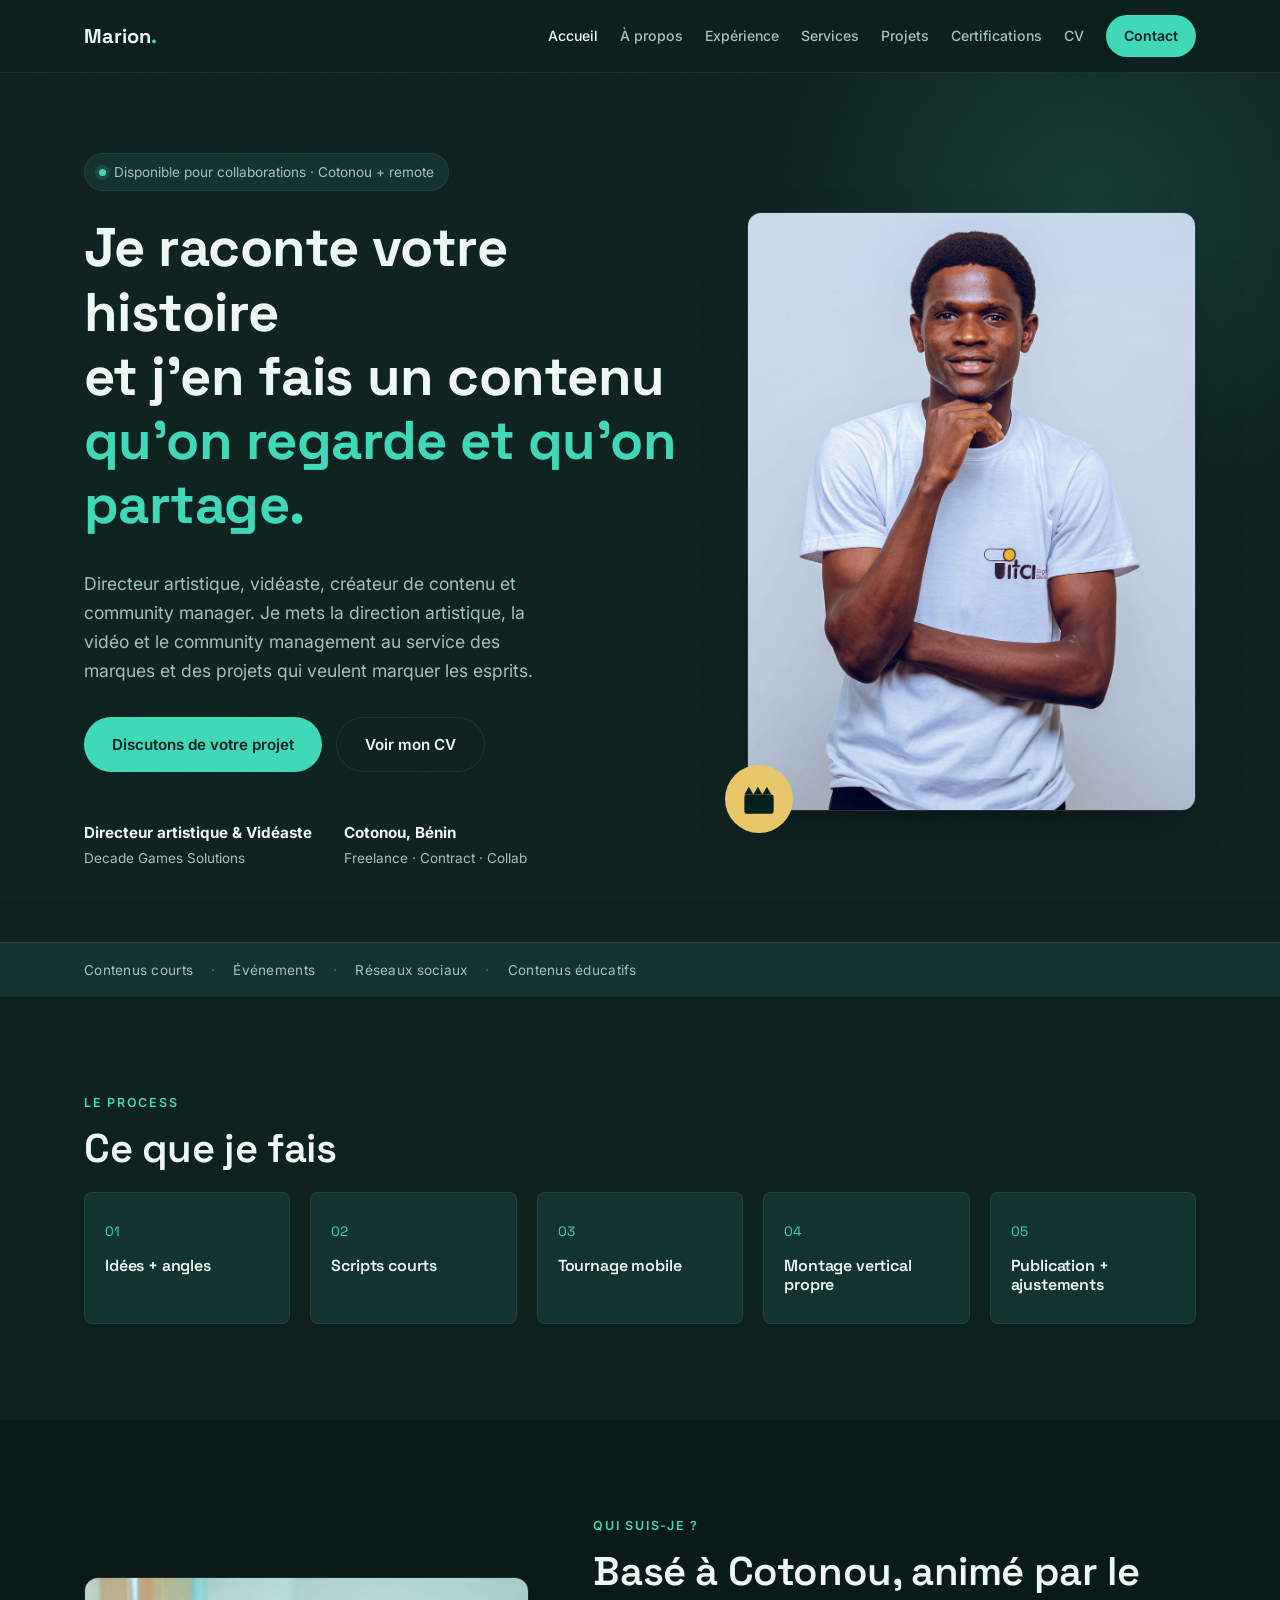
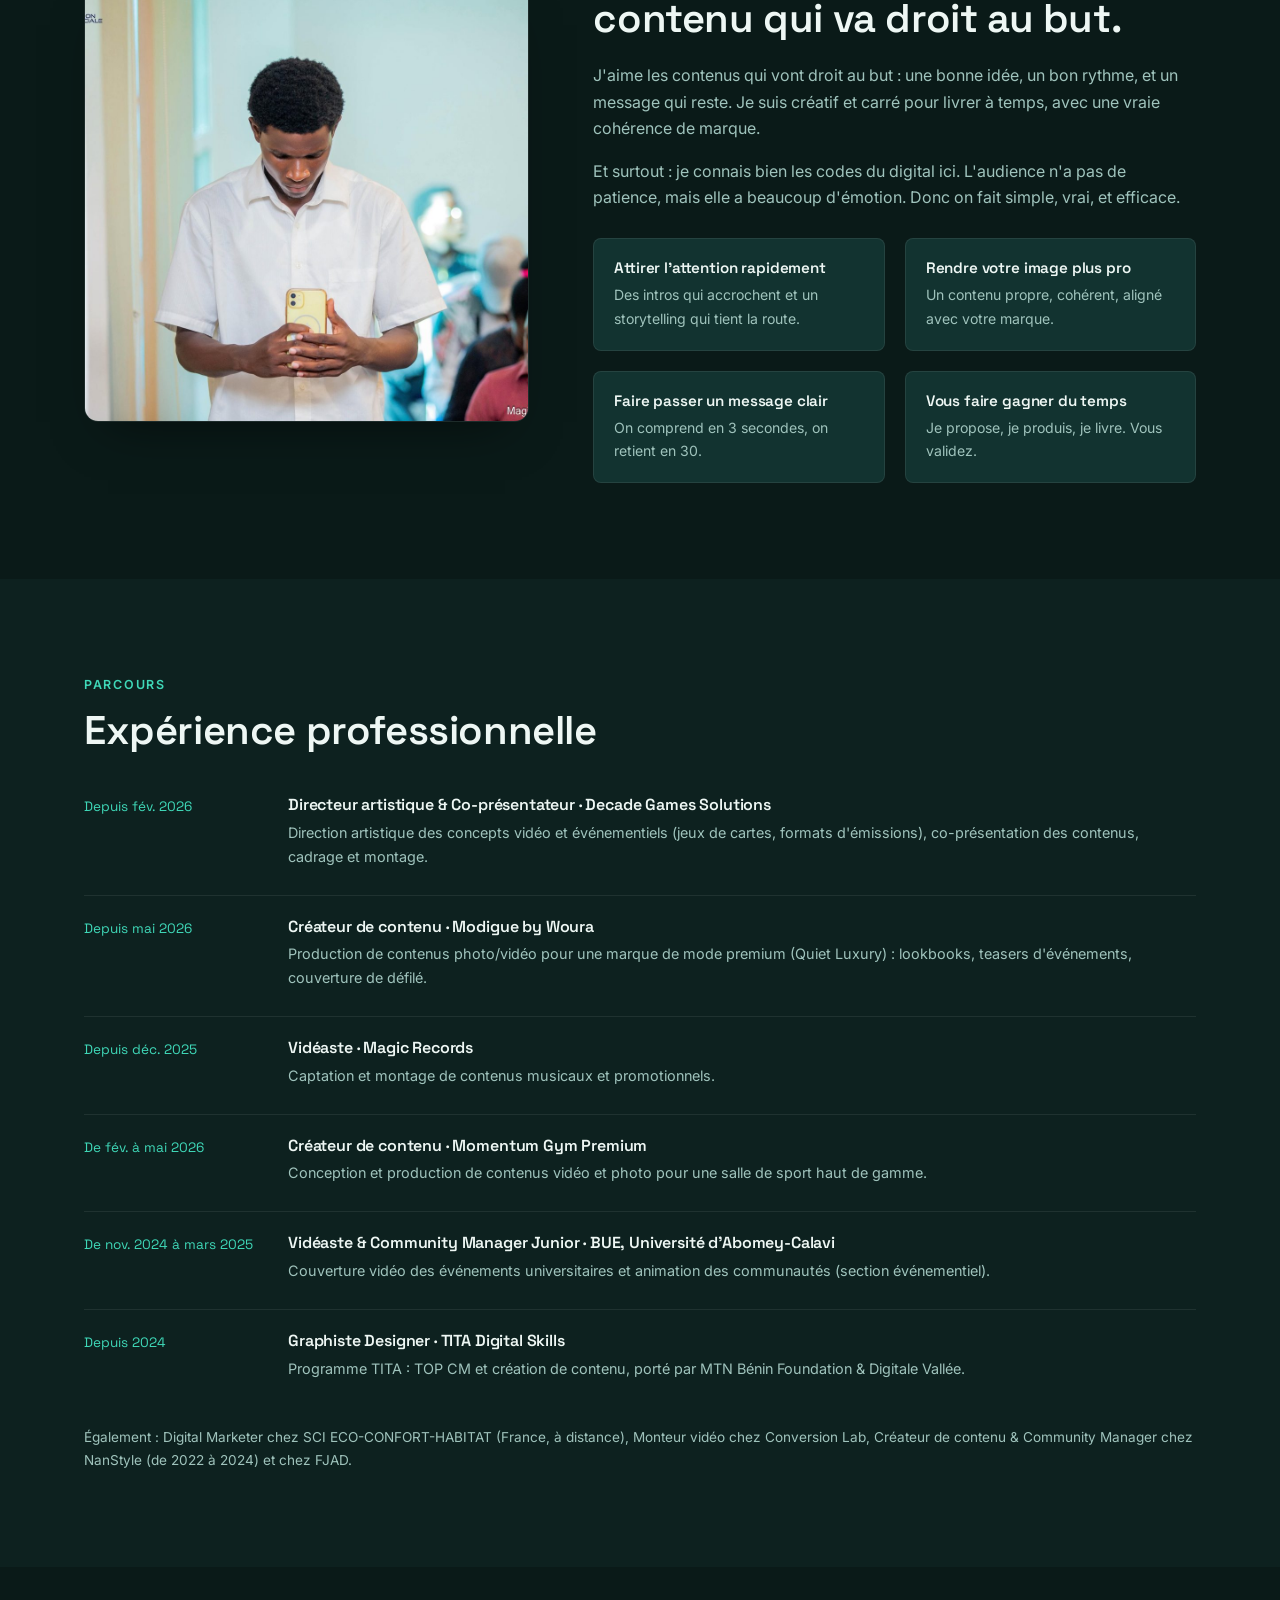
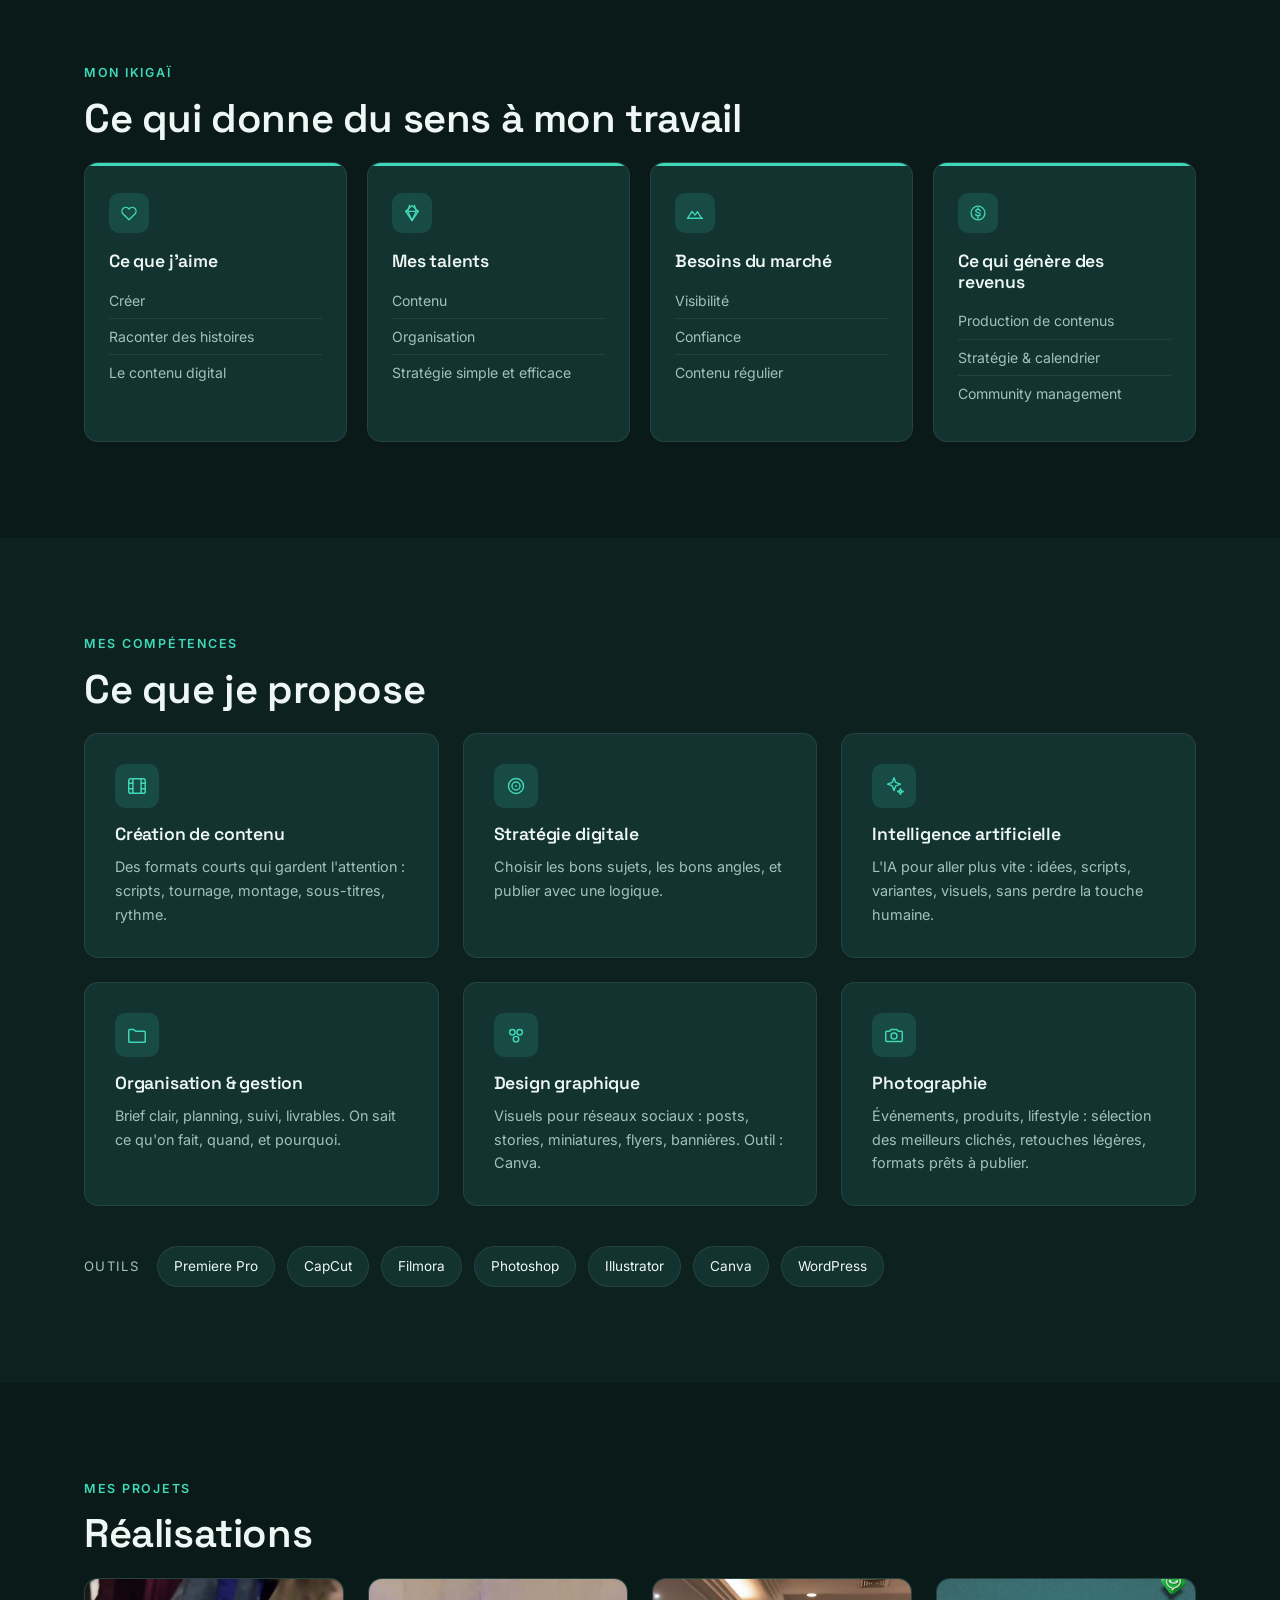
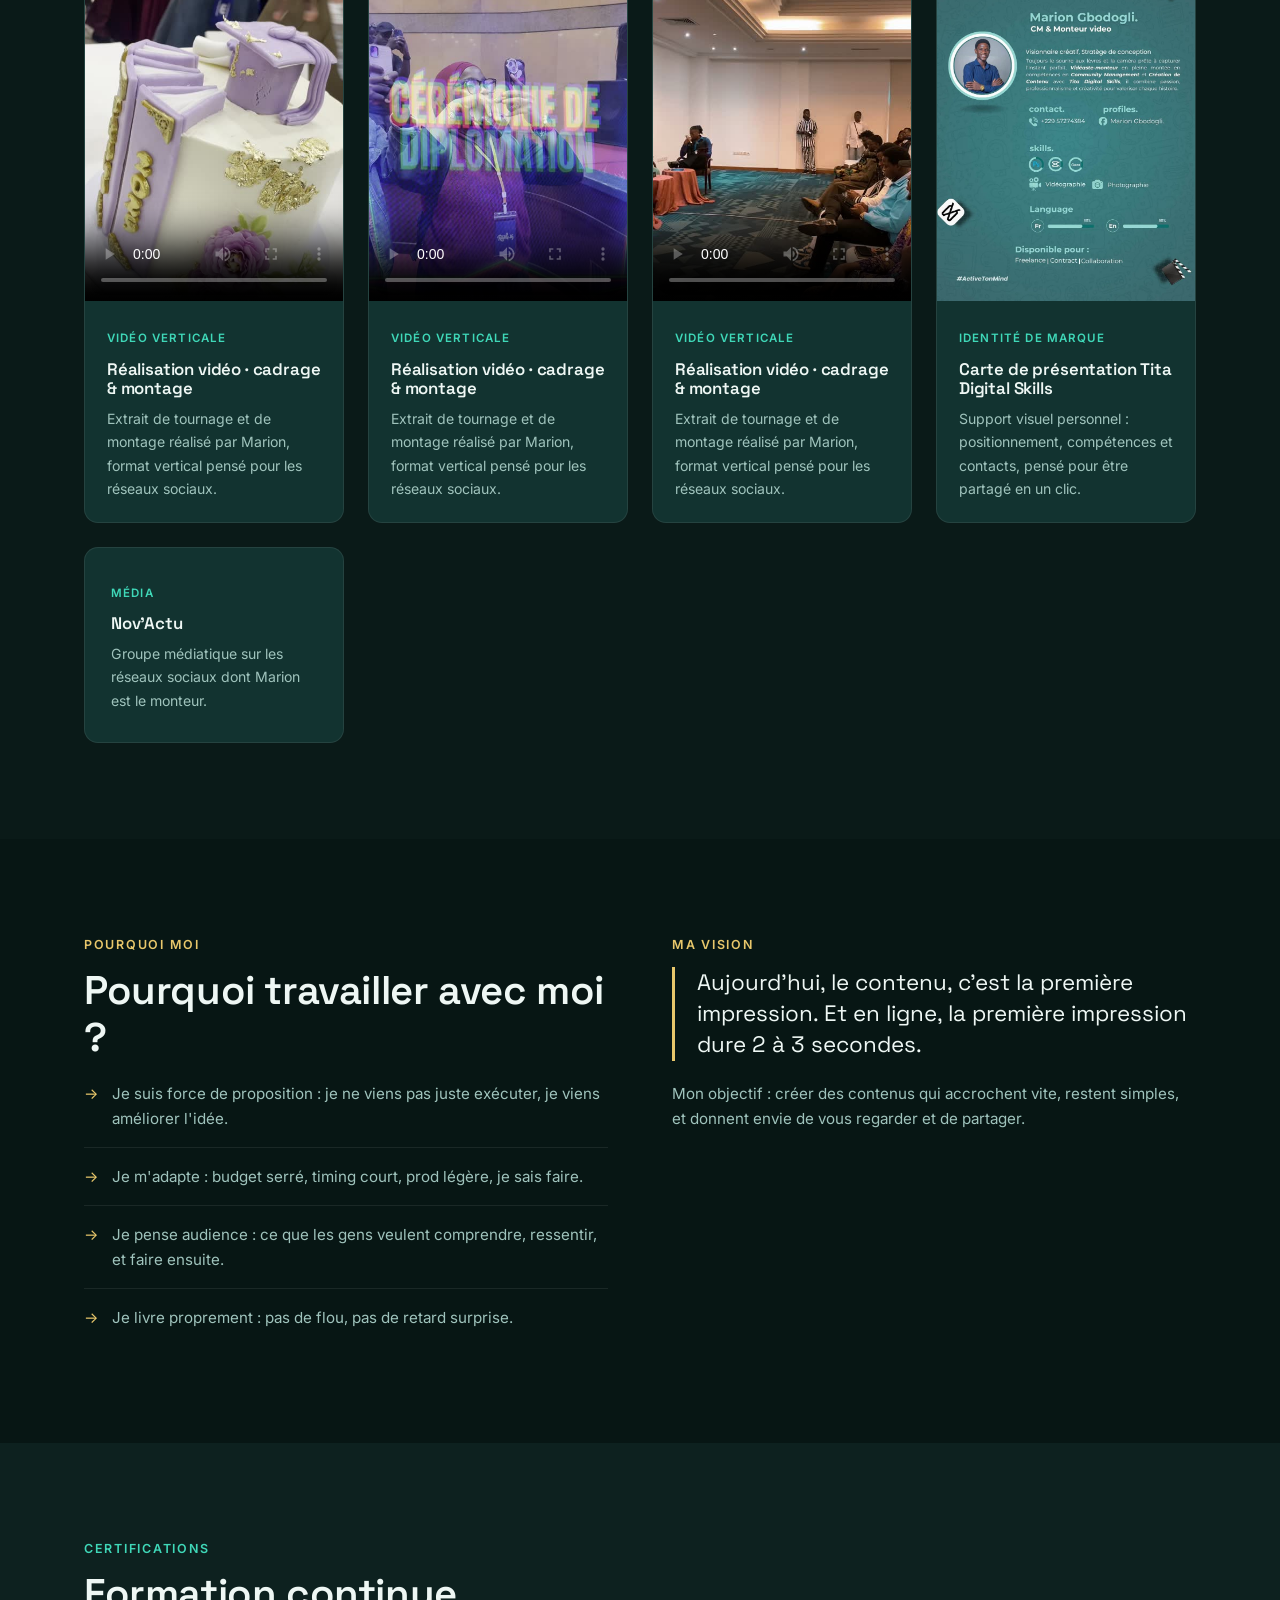
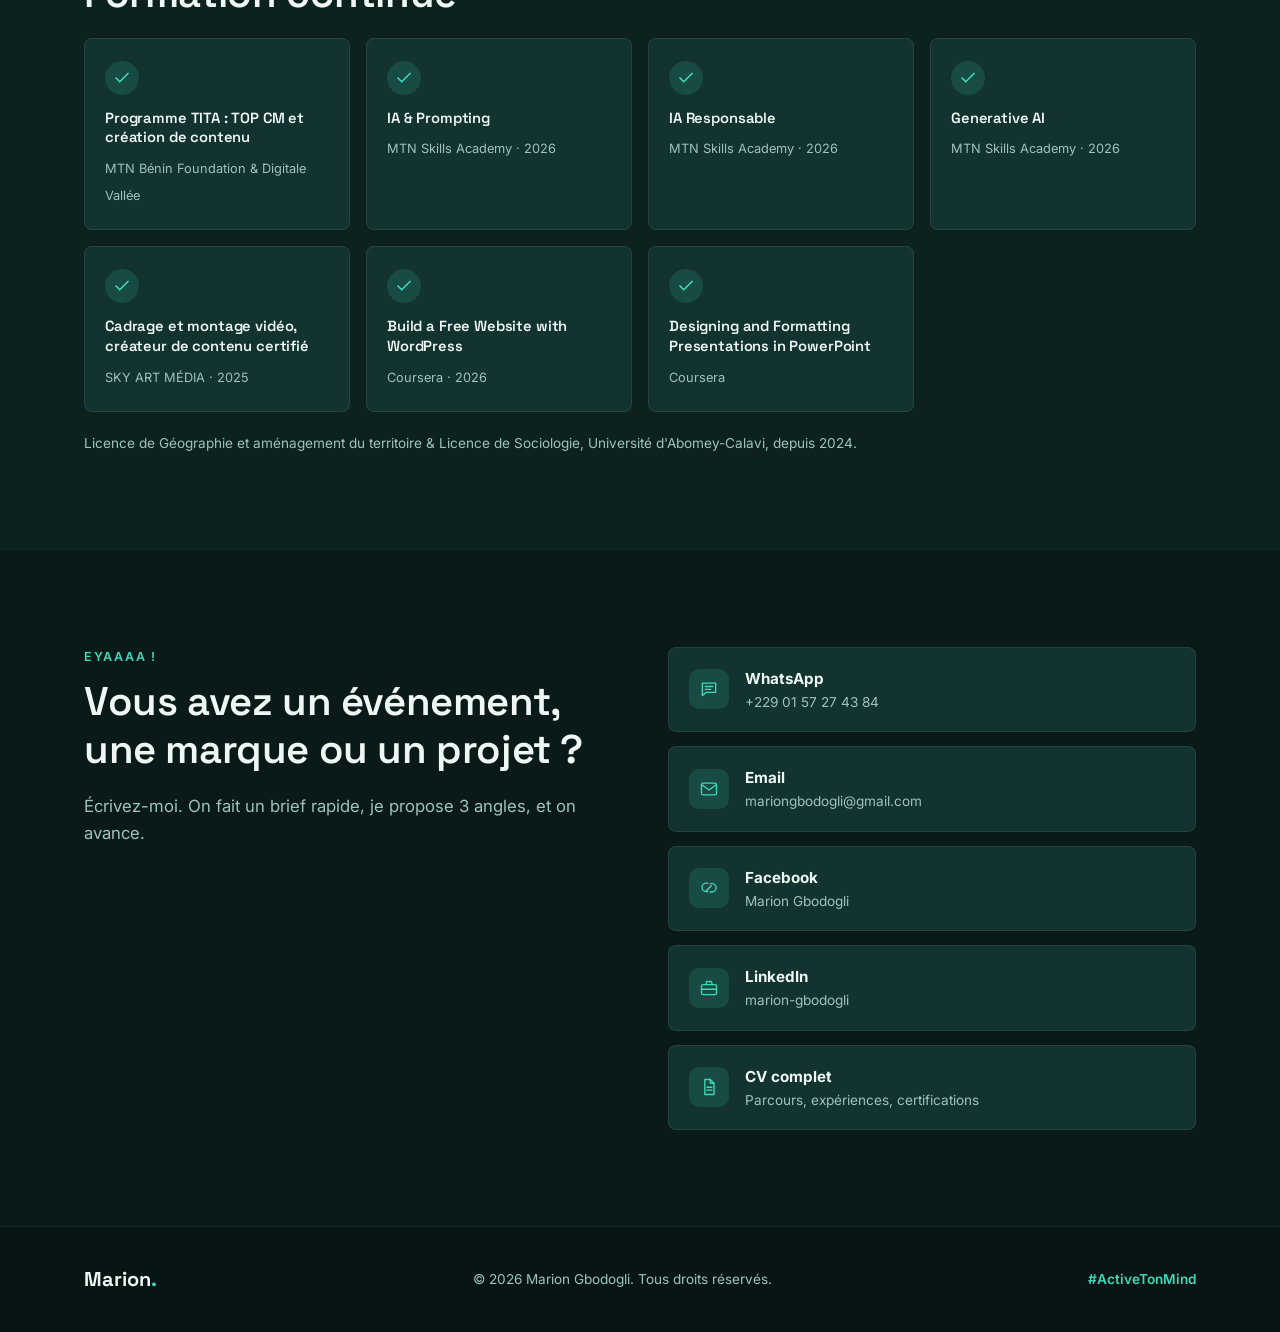
<file: index.html>
<!DOCTYPE html>
<html lang="fr">
<head>
<meta charset="UTF-8">
<meta name="viewport" content="width=device-width, initial-scale=1.0">
<title>Marion Gbodogli · Directeur artistique, Vidéaste &amp; Community Manager</title>
<meta name="description" content="Portfolio de GBODOGLI Kpèdetin Marion Cédric, directeur artistique, vidéaste, créateur de contenu et community manager basé à Cotonou, Bénin.">
<link rel="preconnect" href="https://fonts.googleapis.com">
<link rel="preconnect" href="https://fonts.gstatic.com" crossorigin>
<link href="https://fonts.googleapis.com/css2?family=Space+Grotesk:wght@500;600;700&family=Inter:wght@400;500;600;700&display=swap" rel="stylesheet">
<link rel="stylesheet" href="style.css">
</head>
<body>

<svg class="icon-sprite" aria-hidden="true">
  <symbol id="icon-content" viewBox="0 0 24 24">
    <rect x="3" y="4" width="18" height="16" rx="2"/>
    <line x1="7.5" y1="4" x2="7.5" y2="20"/>
    <line x1="16.5" y1="4" x2="16.5" y2="20"/>
    <line x1="3" y1="9" x2="7.5" y2="9"/>
    <line x1="3" y1="15" x2="7.5" y2="15"/>
    <line x1="16.5" y1="9" x2="21" y2="9"/>
    <line x1="16.5" y1="15" x2="21" y2="15"/>
  </symbol>
  <symbol id="icon-strategy" viewBox="0 0 24 24">
    <circle cx="12" cy="12" r="8.2"/>
    <circle cx="12" cy="12" r="4.4"/>
    <circle cx="12" cy="12" r="1" fill="currentColor" stroke="none"/>
  </symbol>
  <symbol id="icon-ai" viewBox="0 0 24 24">
    <path d="M12 3l1.9 5.1L19 10l-5.1 1.9L12 17l-1.9-5.1L5 10l5.1-1.9L12 3Z"/>
    <path d="M19 15l0.8 2.2L22 18l-2.2 0.8L19 21l-0.8-2.2L16 18l2.2-0.8Z"/>
  </symbol>
  <symbol id="icon-organisation" viewBox="0 0 24 24">
    <path d="M3 7a1 1 0 0 1 1-1h4.5l2 2H20a1 1 0 0 1 1 1v10a1 1 0 0 1-1 1H4a1 1 0 0 1-1-1V7Z"/>
  </symbol>
  <symbol id="icon-design" viewBox="0 0 24 24">
    <circle cx="8" cy="9" r="3"/>
    <circle cx="16" cy="9" r="3"/>
    <circle cx="12" cy="16.5" r="3"/>
  </symbol>
  <symbol id="icon-camera" viewBox="0 0 24 24">
    <path d="M4 8h3.2l1.5-2h6.6L16.8 8H20a1 1 0 0 1 1 1v9a1 1 0 0 1-1 1H4a1 1 0 0 1-1-1V9a1 1 0 0 1 1-1Z"/>
    <circle cx="12" cy="13.2" r="3.3"/>
  </symbol>
  <symbol id="icon-chat" viewBox="0 0 24 24">
    <path d="M4 5h16v11H8.5L4 20V5Z"/>
    <line x1="7.5" y1="9" x2="16.5" y2="9"/>
    <line x1="7.5" y1="12.5" x2="14" y2="12.5"/>
  </symbol>
  <symbol id="icon-mail" viewBox="0 0 24 24">
    <rect x="3" y="5" width="18" height="14" rx="2"/>
    <path d="M3 6.5l9 6.8 9-6.8"/>
  </symbol>
  <symbol id="icon-link" viewBox="0 0 24 24">
    <path d="M9.3 14.7 14.7 9.3"/>
    <path d="M10.5 6.2h-2a5 5 0 0 0 0 10h2"/>
    <path d="M13.5 16.8h2a5 5 0 0 0 0-10h-2"/>
  </symbol>
  <symbol id="icon-briefcase" viewBox="0 0 24 24">
    <rect x="3" y="8" width="18" height="12" rx="2"/>
    <path d="M8.5 8V6.2a2 2 0 0 1 2-2h3a2 2 0 0 1 2 2V8"/>
    <line x1="3" y1="13.5" x2="21" y2="13.5"/>
  </symbol>
  <symbol id="icon-document" viewBox="0 0 24 24">
    <path d="M7 3h6.5L18 7.5V21H7Z"/>
    <path d="M13.5 3v4.5H18"/>
    <line x1="9.5" y1="12.3" x2="15.5" y2="12.3"/>
    <line x1="9.5" y1="15.8" x2="15.5" y2="15.8"/>
  </symbol>
  <symbol id="icon-check" viewBox="0 0 24 24">
    <polyline points="20 6 9 17 4 12"/>
  </symbol>
  <symbol id="icon-heart" viewBox="0 0 24 24">
    <path d="M12 20.2 4.9 13.1a4.6 4.6 0 0 1 0-6.5 4.6 4.6 0 0 1 6.5 0l0.6 0.6 0.6-0.6a4.6 4.6 0 0 1 6.5 0 4.6 4.6 0 0 1 0 6.5L12 20.2Z"/>
  </symbol>
  <symbol id="icon-diamond" viewBox="0 0 24 24">
    <path d="M12 3 4.5 10 12 21l7.5-11Z"/>
    <path d="M4.5 10h15"/>
    <path d="M9 3 7 10l5 11"/>
    <path d="M15 3l2 7-5 11"/>
  </symbol>
  <symbol id="icon-growth" viewBox="0 0 24 24">
    <path d="M3 18.5 8.5 10l3.5 4.5 3-4 5 8Z"/>
    <line x1="3" y1="18.5" x2="21" y2="18.5"/>
  </symbol>
  <symbol id="icon-coin" viewBox="0 0 24 24">
    <circle cx="12" cy="12" r="8.3"/>
    <path d="M14.6 9.6c0-1.1-1.1-1.9-2.6-1.9s-2.6 0.8-2.6 1.9c0 2.5 5.2 1.3 5.2 3.8 0 1.1-1.1 1.9-2.6 1.9s-2.6-0.8-2.6-1.9"/>
    <line x1="12" y1="5.8" x2="12" y2="7.6"/>
    <line x1="12" y1="16.4" x2="12" y2="18.2"/>
  </symbol>
</svg>

<div class="grain"></div>

<header class="site-header">
  <div class="container header-inner">
    <a href="#accueil" class="logo">Marion<span>.</span></a>
    <button class="nav-toggle" id="navToggle" aria-label="Ouvrir le menu" aria-expanded="false">
      <span></span><span></span><span></span>
    </button>
    <nav class="main-nav" id="mainNav">
      <a href="#accueil">Accueil</a>
      <a href="#apropos">À propos</a>
      <a href="#experience">Expérience</a>
      <a href="#services">Services</a>
      <a href="#projets">Projets</a>
      <a href="#certifications">Certifications</a>
      <a href="cv.html">CV</a>
      <a href="#contact" class="nav-cta">Contact</a>
    </nav>
  </div>
</header>

<main>

  <!-- HERO -->
  <section class="hero" id="accueil">
    <div class="container hero-inner">
      <div class="hero-text">
        <p class="eyebrow"><span class="dot"></span> Disponible pour collaborations · Cotonou + remote</p>
        <h1>Je raconte votre histoire<br>et j'en fais un contenu<br><em>qu'on regarde et qu'on partage.</em></h1>
        <p class="hero-lead">Directeur artistique, vidéaste, créateur de contenu et community manager. Je mets la direction artistique, la vidéo et le community management au service des marques et des projets qui veulent marquer les esprits.</p>
        <div class="hero-actions">
          <a href="#contact" class="btn btn-primary">Discutons de votre projet</a>
          <a href="cv.html" class="btn btn-ghost">Voir mon CV</a>
        </div>
        <div class="hero-meta">
          <div class="hero-meta-item">
            <strong>Directeur artistique &amp; Vidéaste</strong>
            <span>Decade Games Solutions</span>
          </div>
          <div class="hero-meta-item">
            <strong>Cotonou, Bénin</strong>
            <span>Freelance · Contract · Collab</span>
          </div>
        </div>
      </div>
      <div class="hero-visual">
        <div class="hero-photo-frame">
          <img src="assets/img/marion-hero.jpg" alt="Portrait de Marion Gbodogli" class="hero-photo">
        </div>
        <div class="hero-clap" aria-hidden="true">
          <svg viewBox="0 0 64 64" fill="none" xmlns="http://www.w3.org/2000/svg">
            <rect x="6" y="24" width="52" height="34" rx="4" fill="currentColor"/>
            <path d="M6 24L14 10L22 24H14L6 24Z" fill="currentColor"/>
            <path d="M22 24L30 10L38 24H30L22 24Z" fill="currentColor"/>
            <path d="M38 24L46 10L54 24H46L38 24Z" fill="currentColor"/>
          </svg>
        </div>
      </div>
    </div>
    <div class="hero-strip">
      <div class="container hero-strip-inner">
        <span>Contenus courts</span><span>·</span>
        <span>Événements</span><span>·</span>
        <span>Réseaux sociaux</span><span>·</span>
        <span>Contenus éducatifs</span>
      </div>
    </div>
  </section>

  <!-- CE QUE JE FAIS -->
  <section class="section" id="process">
    <div class="container">
      <p class="section-tag">Le process</p>
      <h2>Ce que je fais</h2>
      <div class="process-row">
        <div class="process-step">
          <span class="process-num">01</span>
          <h3>Idées + angles</h3>
        </div>
        <div class="process-step">
          <span class="process-num">02</span>
          <h3>Scripts courts</h3>
        </div>
        <div class="process-step">
          <span class="process-num">03</span>
          <h3>Tournage mobile</h3>
        </div>
        <div class="process-step">
          <span class="process-num">04</span>
          <h3>Montage vertical propre</h3>
        </div>
        <div class="process-step">
          <span class="process-num">05</span>
          <h3>Publication + ajustements</h3>
        </div>
      </div>
    </div>
  </section>

  <!-- A PROPOS -->
  <section class="section section-alt" id="apropos">
    <div class="container about-grid">
      <div class="about-photo">
        <img src="assets/img/marion-candid.jpg" alt="Marion Gbodogli en plein tournage, téléphone en main">
      </div>
      <div class="about-text">
        <p class="section-tag">Qui suis-je ?</p>
        <h2>Basé à Cotonou, animé par le contenu qui va droit au but.</h2>
        <p>J'aime les contenus qui vont droit au but : une bonne idée, un bon rythme, et un message qui reste. Je suis créatif et carré pour livrer à temps, avec une vraie cohérence de marque.</p>
        <p>Et surtout : je connais bien les codes du digital ici. L'audience n'a pas de patience, mais elle a beaucoup d'émotion. Donc on fait simple, vrai, et efficace.</p>

        <div class="apport-list">
          <div class="apport-item">
            <h4>Attirer l'attention rapidement</h4>
            <p>Des intros qui accrochent et un storytelling qui tient la route.</p>
          </div>
          <div class="apport-item">
            <h4>Rendre votre image plus pro</h4>
            <p>Un contenu propre, cohérent, aligné avec votre marque.</p>
          </div>
          <div class="apport-item">
            <h4>Faire passer un message clair</h4>
            <p>On comprend en 3 secondes, on retient en 30.</p>
          </div>
          <div class="apport-item">
            <h4>Vous faire gagner du temps</h4>
            <p>Je propose, je produis, je livre. Vous validez.</p>
          </div>
        </div>
      </div>
    </div>
  </section>

  <!-- EXPERIENCE -->
  <section class="section" id="experience">
    <div class="container">
      <p class="section-tag">Parcours</p>
      <h2>Expérience professionnelle</h2>
      <div class="timeline">
        <div class="timeline-item">
          <div class="timeline-when">Depuis fév. 2026</div>
          <div class="timeline-body">
            <h3>Directeur artistique &amp; Co-présentateur · Decade Games Solutions</h3>
            <p>Direction artistique des concepts vidéo et événementiels (jeux de cartes, formats d'émissions), co-présentation des contenus, cadrage et montage.</p>
          </div>
        </div>
        <div class="timeline-item">
          <div class="timeline-when">Depuis mai 2026</div>
          <div class="timeline-body">
            <h3>Créateur de contenu · Modigue by Woura</h3>
            <p>Production de contenus photo/vidéo pour une marque de mode premium (Quiet Luxury) : lookbooks, teasers d'événements, couverture de défilé.</p>
          </div>
        </div>
        <div class="timeline-item">
          <div class="timeline-when">Depuis déc. 2025</div>
          <div class="timeline-body">
            <h3>Vidéaste · Magic Records</h3>
            <p>Captation et montage de contenus musicaux et promotionnels.</p>
          </div>
        </div>
        <div class="timeline-item">
          <div class="timeline-when">De fév. à mai 2026</div>
          <div class="timeline-body">
            <h3>Créateur de contenu · Momentum Gym Premium</h3>
            <p>Conception et production de contenus vidéo et photo pour une salle de sport haut de gamme.</p>
          </div>
        </div>
        <div class="timeline-item">
          <div class="timeline-when">De nov. 2024 à mars 2025</div>
          <div class="timeline-body">
            <h3>Vidéaste &amp; Community Manager Junior · BUE, Université d'Abomey-Calavi</h3>
            <p>Couverture vidéo des événements universitaires et animation des communautés (section événementiel).</p>
          </div>
        </div>
        <div class="timeline-item">
          <div class="timeline-when">Depuis 2024</div>
          <div class="timeline-body">
            <h3>Graphiste Designer · TITA Digital Skills</h3>
            <p>Programme TITA : TOP CM et création de contenu, porté par MTN Bénin Foundation &amp; Digitale Vallée.</p>
          </div>
        </div>
      </div>
      <p class="timeline-more">Également : Digital Marketer chez SCI ECO-CONFORT-HABITAT (France, à distance), Monteur vidéo chez Conversion Lab, Créateur de contenu &amp; Community Manager chez NanStyle (de 2022 à 2024) et chez FJAD.</p>
    </div>
  </section>

  <!-- IKIGAI -->
  <section class="section section-alt" id="ikigai">
    <div class="container">
      <p class="section-tag">Mon Ikigaï</p>
      <h2>Ce qui donne du sens à mon travail</h2>
      <div class="ikigai-grid">
        <div class="ikigai-card ikigai-love">
          <span class="ikigai-icon"><svg class="icon"><use href="#icon-heart"/></svg></span>
          <h3>Ce que j'aime</h3>
          <ul><li>Créer</li><li>Raconter des histoires</li><li>Le contenu digital</li></ul>
        </div>
        <div class="ikigai-card ikigai-skill">
          <span class="ikigai-icon"><svg class="icon"><use href="#icon-diamond"/></svg></span>
          <h3>Mes talents</h3>
          <ul><li>Contenu</li><li>Organisation</li><li>Stratégie simple et efficace</li></ul>
        </div>
        <div class="ikigai-card ikigai-market">
          <span class="ikigai-icon"><svg class="icon"><use href="#icon-growth"/></svg></span>
          <h3>Besoins du marché</h3>
          <ul><li>Visibilité</li><li>Confiance</li><li>Contenu régulier</li></ul>
        </div>
        <div class="ikigai-card ikigai-money">
          <span class="ikigai-icon"><svg class="icon"><use href="#icon-coin"/></svg></span>
          <h3>Ce qui génère des revenus</h3>
          <ul><li>Production de contenus</li><li>Stratégie &amp; calendrier</li><li>Community management</li></ul>
        </div>
      </div>
    </div>
  </section>

  <!-- SERVICES / COMPETENCES -->
  <section class="section" id="services">
    <div class="container">
      <p class="section-tag">Mes compétences</p>
      <h2 id="competences">Ce que je propose</h2>
      <div class="skills-grid">
        <div class="skill-card">
          <div class="skill-icon"><svg class="icon"><use href="#icon-content"/></svg></div>
          <h3>Création de contenu</h3>
          <p>Des formats courts qui gardent l'attention : scripts, tournage, montage, sous-titres, rythme.</p>
        </div>
        <div class="skill-card">
          <div class="skill-icon"><svg class="icon"><use href="#icon-strategy"/></svg></div>
          <h3>Stratégie digitale</h3>
          <p>Choisir les bons sujets, les bons angles, et publier avec une logique.</p>
        </div>
        <div class="skill-card">
          <div class="skill-icon"><svg class="icon"><use href="#icon-ai"/></svg></div>
          <h3>Intelligence artificielle</h3>
          <p>L'IA pour aller plus vite : idées, scripts, variantes, visuels, sans perdre la touche humaine.</p>
        </div>
        <div class="skill-card">
          <div class="skill-icon"><svg class="icon"><use href="#icon-organisation"/></svg></div>
          <h3>Organisation &amp; gestion</h3>
          <p>Brief clair, planning, suivi, livrables. On sait ce qu'on fait, quand, et pourquoi.</p>
        </div>
        <div class="skill-card">
          <div class="skill-icon"><svg class="icon"><use href="#icon-design"/></svg></div>
          <h3>Design graphique</h3>
          <p>Visuels pour réseaux sociaux : posts, stories, miniatures, flyers, bannières. Outil : Canva.</p>
        </div>
        <div class="skill-card">
          <div class="skill-icon"><svg class="icon"><use href="#icon-camera"/></svg></div>
          <h3>Photographie</h3>
          <p>Événements, produits, lifestyle : sélection des meilleurs clichés, retouches légères, formats prêts à publier.</p>
        </div>
      </div>

      <div class="tools-row">
        <span class="tools-label">Outils</span>
        <div class="tool-pill">Premiere Pro</div>
        <div class="tool-pill">CapCut</div>
        <div class="tool-pill">Filmora</div>
        <div class="tool-pill">Photoshop</div>
        <div class="tool-pill">Illustrator</div>
        <div class="tool-pill">Canva</div>
        <div class="tool-pill">WordPress</div>
      </div>
    </div>
  </section>

  <!-- PROJETS -->
  <section class="section section-alt" id="projets">
    <div class="container">
      <p class="section-tag">Mes projets</p>
      <h2>Réalisations</h2>
      <div class="projects-grid">
        <article class="project-card">
          <div class="project-media">
            <video controls playsinline preload="metadata" poster="assets/video/realisation-1.jpg">
              <source src="assets/video/realisation-1.mp4" type="video/mp4">
            </video>
          </div>
          <div class="project-body">
            <span class="project-tag">Vidéo verticale</span>
            <h3>Réalisation vidéo · cadrage &amp; montage</h3>
            <p>Extrait de tournage et de montage réalisé par Marion, format vertical pensé pour les réseaux sociaux.</p>
          </div>
        </article>
        <article class="project-card">
          <div class="project-media">
            <video controls playsinline preload="metadata" poster="assets/video/realisation-2.jpg">
              <source src="assets/video/realisation-2.mp4" type="video/mp4">
            </video>
          </div>
          <div class="project-body">
            <span class="project-tag">Vidéo verticale</span>
            <h3>Réalisation vidéo · cadrage &amp; montage</h3>
            <p>Extrait de tournage et de montage réalisé par Marion, format vertical pensé pour les réseaux sociaux.</p>
          </div>
        </article>
        <article class="project-card">
          <div class="project-media">
            <video controls playsinline preload="metadata" poster="assets/video/realisation-3.jpg">
              <source src="assets/video/realisation-3.mp4" type="video/mp4">
            </video>
          </div>
          <div class="project-body">
            <span class="project-tag">Vidéo verticale</span>
            <h3>Réalisation vidéo · cadrage &amp; montage</h3>
            <p>Extrait de tournage et de montage réalisé par Marion, format vertical pensé pour les réseaux sociaux.</p>
          </div>
        </article>
        <article class="project-card">
          <div class="project-media">
            <img src="assets/img/marion-flyer.jpg" alt="Carte de présentation visuelle de Marion Gbodogli">
          </div>
          <div class="project-body">
            <span class="project-tag">Identité de marque</span>
            <h3>Carte de présentation Tita Digital Skills</h3>
            <p>Support visuel personnel : positionnement, compétences et contacts, pensé pour être partagé en un clic.</p>
          </div>
        </article>
        <article class="project-card project-card-text">
          <div class="project-body">
            <span class="project-tag">Média</span>
            <h3>Nov'Actu</h3>
            <p>Groupe médiatique sur les réseaux sociaux dont Marion est le monteur.</p>
          </div>
        </article>
      </div>
    </div>
  </section>

  <!-- POURQUOI + VISION -->
  <section class="section section-dark">
    <div class="container why-grid">
      <div>
        <p class="section-tag section-tag-light">Pourquoi moi</p>
        <h2>Pourquoi travailler avec moi ?</h2>
        <ul class="why-list">
          <li>Je suis force de proposition : je ne viens pas juste exécuter, je viens améliorer l'idée.</li>
          <li>Je m'adapte : budget serré, timing court, prod légère, je sais faire.</li>
          <li>Je pense audience : ce que les gens veulent comprendre, ressentir, et faire ensuite.</li>
          <li>Je livre proprement : pas de flou, pas de retard surprise.</li>
        </ul>
      </div>
      <div class="vision-block">
        <p class="section-tag section-tag-light">Ma vision</p>
        <blockquote>
          Aujourd'hui, le contenu, c'est la première impression. Et en ligne, la première impression dure 2 à 3 secondes.
        </blockquote>
        <p class="vision-goal">Mon objectif : créer des contenus qui accrochent vite, restent simples, et donnent envie de vous regarder et de partager.</p>
      </div>
    </div>
  </section>

  <!-- CERTIFICATIONS -->
  <section class="section" id="certifications">
    <div class="container">
      <p class="section-tag">Certifications</p>
      <h2>Formation continue</h2>
      <div class="cert-grid">
        <div class="cert-card">
          <span class="cert-badge"><svg class="icon"><use href="#icon-check"/></svg></span>
          <h3>Programme TITA : TOP CM et création de contenu</h3>
          <span class="cert-issuer">MTN Bénin Foundation &amp; Digitale Vallée</span>
        </div>
        <div class="cert-card">
          <span class="cert-badge"><svg class="icon"><use href="#icon-check"/></svg></span>
          <h3>IA &amp; Prompting</h3>
          <span class="cert-issuer">MTN Skills Academy · 2026</span>
        </div>
        <div class="cert-card">
          <span class="cert-badge"><svg class="icon"><use href="#icon-check"/></svg></span>
          <h3>IA Responsable</h3>
          <span class="cert-issuer">MTN Skills Academy · 2026</span>
        </div>
        <div class="cert-card">
          <span class="cert-badge"><svg class="icon"><use href="#icon-check"/></svg></span>
          <h3>Generative AI</h3>
          <span class="cert-issuer">MTN Skills Academy · 2026</span>
        </div>
        <div class="cert-card">
          <span class="cert-badge"><svg class="icon"><use href="#icon-check"/></svg></span>
          <h3>Cadrage et montage vidéo, créateur de contenu certifié</h3>
          <span class="cert-issuer">SKY ART MÉDIA · 2025</span>
        </div>
        <div class="cert-card">
          <span class="cert-badge"><svg class="icon"><use href="#icon-check"/></svg></span>
          <h3>Build a Free Website with WordPress</h3>
          <span class="cert-issuer">Coursera · 2026</span>
        </div>
        <div class="cert-card">
          <span class="cert-badge"><svg class="icon"><use href="#icon-check"/></svg></span>
          <h3>Designing and Formatting Presentations in PowerPoint</h3>
          <span class="cert-issuer">Coursera</span>
        </div>
      </div>
      <p class="cert-note">Licence de Géographie et aménagement du territoire &amp; Licence de Sociologie, Université d'Abomey-Calavi, depuis 2024.</p>
    </div>
  </section>

  <!-- CONTACT -->
  <section class="section section-alt" id="contact">
    <div class="container contact-grid">
      <div>
        <p class="section-tag">Eyaaaa !</p>
        <h2>Vous avez un événement, une marque ou un projet ?</h2>
        <p class="contact-lead">Écrivez-moi. On fait un brief rapide, je propose 3 angles, et on avance.</p>
      </div>
      <div class="contact-links">
        <a href="https://wa.me/2290157274384" target="_blank" rel="noopener" class="contact-link">
          <span class="contact-icon"><svg class="icon"><use href="#icon-chat"/></svg></span>
          <span>
            <strong>WhatsApp</strong>
            <em>+229 01 57 27 43 84</em>
          </span>
        </a>
        <a href="mailto:mariongbodogli@gmail.com" class="contact-link">
          <span class="contact-icon"><svg class="icon"><use href="#icon-mail"/></svg></span>
          <span>
            <strong>Email</strong>
            <em>mariongbodogli@gmail.com</em>
          </span>
        </a>
        <a href="https://www.facebook.com/share/19KJ2ypv1C/?mibextid=wwXIfr" target="_blank" rel="noopener" class="contact-link">
          <span class="contact-icon"><svg class="icon"><use href="#icon-link"/></svg></span>
          <span>
            <strong>Facebook</strong>
            <em>Marion Gbodogli</em>
          </span>
        </a>
        <a href="https://www.linkedin.com/in/marion-gbodogli" target="_blank" rel="noopener" class="contact-link">
          <span class="contact-icon"><svg class="icon"><use href="#icon-briefcase"/></svg></span>
          <span>
            <strong>LinkedIn</strong>
            <em>marion-gbodogli</em>
          </span>
        </a>
        <a href="cv.html" class="contact-link">
          <span class="contact-icon"><svg class="icon"><use href="#icon-document"/></svg></span>
          <span>
            <strong>CV complet</strong>
            <em>Parcours, expériences, certifications</em>
          </span>
        </a>
      </div>
    </div>
  </section>

</main>

<footer class="site-footer">
  <div class="container footer-inner">
    <a href="#accueil" class="logo">Marion<span>.</span></a>
    <p>&copy; 2026 Marion Gbodogli. Tous droits réservés.</p>
    <p class="footer-tag">#ActiveTonMind</p>
  </div>
</footer>

<script src="script.js"></script>
</body>
</html>
</file>
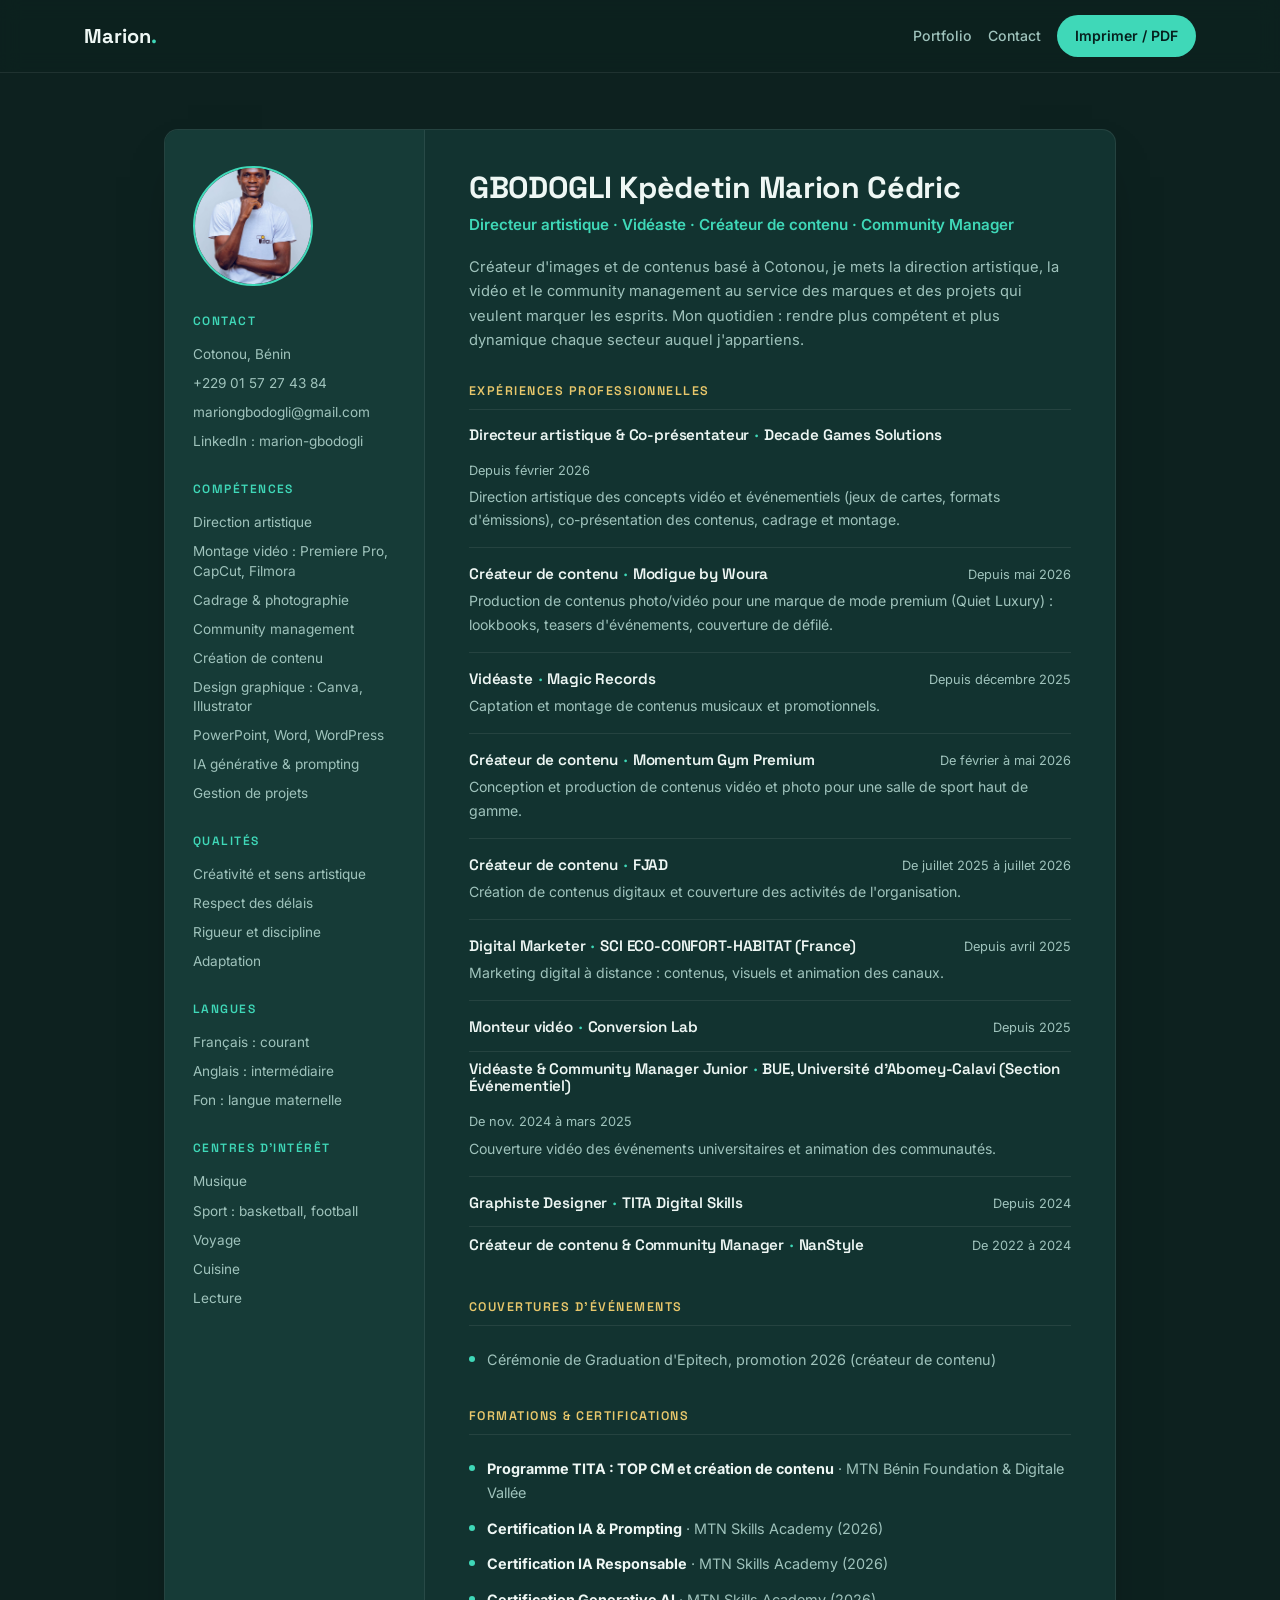
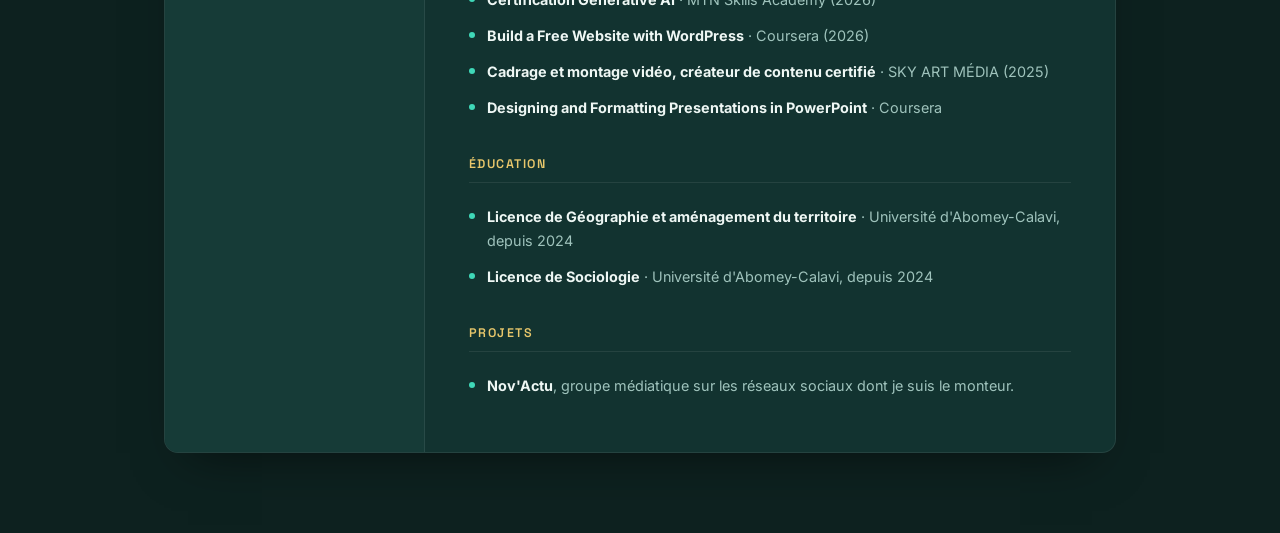
<file: cv.html>
<!DOCTYPE html>
<html lang="fr">
<head>
<meta charset="UTF-8">
<meta name="viewport" content="width=device-width, initial-scale=1.0">
<title>CV · GBODOGLI Kpèdetin Marion Cédric</title>
<meta name="description" content="CV de GBODOGLI Kpèdetin Marion Cédric, directeur artistique, vidéaste, créateur de contenu et community manager basé à Cotonou, Bénin.">
<link rel="preconnect" href="https://fonts.googleapis.com">
<link rel="preconnect" href="https://fonts.gstatic.com" crossorigin>
<link href="https://fonts.googleapis.com/css2?family=Space+Grotesk:wght@500;600;700&family=Inter:wght@400;500;600;700&display=swap" rel="stylesheet">
<link rel="stylesheet" href="style.css">
<link rel="stylesheet" href="cv.css">
</head>
<body class="cv-body">

<header class="site-header no-print">
  <div class="container header-inner">
    <a href="index.html#accueil" class="logo">Marion<span>.</span></a>
    <nav class="main-nav">
      <a href="index.html">Portfolio</a>
      <a href="index.html#contact">Contact</a>
      <a href="#" onclick="window.print(); return false;" class="nav-cta">Imprimer / PDF</a>
    </nav>
  </div>
</header>

<main class="cv-page">
  <div class="cv-sheet">

    <aside class="cv-side">
      <img src="assets/img/marion-hero.jpg" alt="Portrait de Marion Gbodogli" class="cv-photo">

      <div class="cv-side-block">
        <h2>Contact</h2>
        <ul class="cv-list">
          <li>Cotonou, Bénin</li>
          <li>+229 01 57 27 43 84</li>
          <li>mariongbodogli@gmail.com</li>
          <li>LinkedIn : marion-gbodogli</li>
        </ul>
      </div>

      <div class="cv-side-block">
        <h2>Compétences</h2>
        <ul class="cv-list">
          <li>Direction artistique</li>
          <li>Montage vidéo : Premiere Pro, CapCut, Filmora</li>
          <li>Cadrage &amp; photographie</li>
          <li>Community management</li>
          <li>Création de contenu</li>
          <li>Design graphique : Canva, Illustrator</li>
          <li>PowerPoint, Word, WordPress</li>
          <li>IA générative &amp; prompting</li>
          <li>Gestion de projets</li>
        </ul>
      </div>

      <div class="cv-side-block">
        <h2>Qualités</h2>
        <ul class="cv-list">
          <li>Créativité et sens artistique</li>
          <li>Respect des délais</li>
          <li>Rigueur et discipline</li>
          <li>Adaptation</li>
        </ul>
      </div>

      <div class="cv-side-block">
        <h2>Langues</h2>
        <ul class="cv-list">
          <li>Français : courant</li>
          <li>Anglais : intermédiaire</li>
          <li>Fon : langue maternelle</li>
        </ul>
      </div>

      <div class="cv-side-block">
        <h2>Centres d'intérêt</h2>
        <ul class="cv-list">
          <li>Musique</li>
          <li>Sport : basketball, football</li>
          <li>Voyage</li>
          <li>Cuisine</li>
          <li>Lecture</li>
        </ul>
      </div>
    </aside>

    <section class="cv-main">
      <h1>GBODOGLI Kpèdetin Marion Cédric</h1>
      <p class="cv-title">Directeur artistique · Vidéaste · Créateur de contenu · Community Manager</p>
      <p class="cv-summary">Créateur d'images et de contenus basé à Cotonou, je mets la direction artistique, la vidéo et le community management au service des marques et des projets qui veulent marquer les esprits. Mon quotidien : rendre plus compétent et plus dynamique chaque secteur auquel j'appartiens.</p>

      <h2 class="cv-section-title">Expériences professionnelles</h2>

      <article class="cv-job">
        <div class="cv-job-head">
          <h3>Directeur artistique &amp; Co-présentateur <span>·</span> Decade Games Solutions</h3>
          <span class="cv-job-date">Depuis février 2026</span>
        </div>
        <p>Direction artistique des concepts vidéo et événementiels (jeux de cartes, formats d'émissions), co-présentation des contenus, cadrage et montage.</p>
      </article>

      <article class="cv-job">
        <div class="cv-job-head">
          <h3>Créateur de contenu <span>·</span> Modigue by Woura</h3>
          <span class="cv-job-date">Depuis mai 2026</span>
        </div>
        <p>Production de contenus photo/vidéo pour une marque de mode premium (Quiet Luxury) : lookbooks, teasers d'événements, couverture de défilé.</p>
      </article>

      <article class="cv-job">
        <div class="cv-job-head">
          <h3>Vidéaste <span>·</span> Magic Records</h3>
          <span class="cv-job-date">Depuis décembre 2025</span>
        </div>
        <p>Captation et montage de contenus musicaux et promotionnels.</p>
      </article>

      <article class="cv-job">
        <div class="cv-job-head">
          <h3>Créateur de contenu <span>·</span> Momentum Gym Premium</h3>
          <span class="cv-job-date">De février à mai 2026</span>
        </div>
        <p>Conception et production de contenus vidéo et photo pour une salle de sport haut de gamme.</p>
      </article>

      <article class="cv-job">
        <div class="cv-job-head">
          <h3>Créateur de contenu <span>·</span> FJAD</h3>
          <span class="cv-job-date">De juillet 2025 à juillet 2026</span>
        </div>
        <p>Création de contenus digitaux et couverture des activités de l'organisation.</p>
      </article>

      <article class="cv-job">
        <div class="cv-job-head">
          <h3>Digital Marketer <span>·</span> SCI ECO-CONFORT-HABITAT (France)</h3>
          <span class="cv-job-date">Depuis avril 2025</span>
        </div>
        <p>Marketing digital à distance : contenus, visuels et animation des canaux.</p>
      </article>

      <article class="cv-job cv-job-compact">
        <div class="cv-job-head">
          <h3>Monteur vidéo <span>·</span> Conversion Lab</h3>
          <span class="cv-job-date">Depuis 2025</span>
        </div>
      </article>

      <article class="cv-job">
        <div class="cv-job-head">
          <h3>Vidéaste &amp; Community Manager Junior <span>·</span> BUE, Université d'Abomey-Calavi (Section Événementiel)</h3>
          <span class="cv-job-date">De nov. 2024 à mars 2025</span>
        </div>
        <p>Couverture vidéo des événements universitaires et animation des communautés.</p>
      </article>

      <article class="cv-job cv-job-compact">
        <div class="cv-job-head">
          <h3>Graphiste Designer <span>·</span> TITA Digital Skills</h3>
          <span class="cv-job-date">Depuis 2024</span>
        </div>
      </article>

      <article class="cv-job cv-job-compact">
        <div class="cv-job-head">
          <h3>Créateur de contenu &amp; Community Manager <span>·</span> NanStyle</h3>
          <span class="cv-job-date">De 2022 à 2024</span>
        </div>
      </article>

      <h2 class="cv-section-title">Couvertures d'événements</h2>
      <ul class="cv-bullets">
        <li>Cérémonie de Graduation d'Epitech, promotion 2026 (créateur de contenu)</li>
      </ul>

      <h2 class="cv-section-title">Formations &amp; certifications</h2>
      <ul class="cv-bullets">
        <li><strong>Programme TITA : TOP CM et création de contenu</strong> · MTN Bénin Foundation &amp; Digitale Vallée</li>
        <li><strong>Certification IA &amp; Prompting</strong> · MTN Skills Academy (2026)</li>
        <li><strong>Certification IA Responsable</strong> · MTN Skills Academy (2026)</li>
        <li><strong>Certification Generative AI</strong> · MTN Skills Academy (2026)</li>
        <li><strong>Build a Free Website with WordPress</strong> · Coursera (2026)</li>
        <li><strong>Cadrage et montage vidéo, créateur de contenu certifié</strong> · SKY ART MÉDIA (2025)</li>
        <li><strong>Designing and Formatting Presentations in PowerPoint</strong> · Coursera</li>
      </ul>

      <h2 class="cv-section-title">Éducation</h2>
      <ul class="cv-bullets">
        <li><strong>Licence de Géographie et aménagement du territoire</strong> · Université d'Abomey-Calavi, depuis 2024</li>
        <li><strong>Licence de Sociologie</strong> · Université d'Abomey-Calavi, depuis 2024</li>
      </ul>

      <h2 class="cv-section-title">Projets</h2>
      <ul class="cv-bullets">
        <li><strong>Nov'Actu</strong>, groupe médiatique sur les réseaux sociaux dont je suis le monteur.</li>
      </ul>
    </section>

  </div>
</main>

</body>
</html>
</file>
<file: style.css>
/* ---------- Base & variables ---------- */
:root {
  --bg: #0d211f;
  --bg-alt: #0a1a18;
  --surface: #123330;
  --surface-2: #163b37;
  --text: #eef7f4;
  --text-muted: #9fc3bc;
  --border: rgba(255, 255, 255, 0.08);
  --accent: #3fd8b8;
  --accent-strong: #2ab89b;
  --accent-soft: rgba(63, 216, 184, 0.14);
  --accent-contrast: #06201d;
  --gold: #e8c76b;

  --radius: 14px;
  --radius-sm: 8px;
  --max-width: 1160px;
  --shadow: 0 24px 48px -24px rgba(0, 0, 0, 0.55);

  --font-heading: "Space Grotesk", "Segoe UI", sans-serif;
  --font-body: "Inter", -apple-system, BlinkMacSystemFont, "Segoe UI", Roboto, Helvetica, Arial, sans-serif;
}

* { box-sizing: border-box; }

html { scroll-behavior: smooth; }

body {
  margin: 0;
  font-family: var(--font-body);
  color: var(--text);
  background: var(--bg);
  line-height: 1.65;
  font-size: 16px;
  position: relative;
}

.grain {
  position: fixed;
  inset: 0;
  pointer-events: none;
  z-index: 1;
  opacity: 0.035;
  background-image: url("data:image/svg+xml,%3Csvg xmlns='http://www.w3.org/2000/svg' width='120' height='120'%3E%3Cfilter id='n'%3E%3CfeTurbulence type='fractalNoise' baseFrequency='0.85' numOctaves='2' stitchTiles='stitch'/%3E%3C/filter%3E%3Crect width='100%25' height='100%25' filter='url(%23n)'/%3E%3C/svg%3E");
}

.icon-sprite { position: absolute; width: 0; height: 0; overflow: hidden; }

.icon {
  width: 20px;
  height: 20px;
  fill: none;
  stroke: currentColor;
  stroke-width: 1.6;
  stroke-linecap: round;
  stroke-linejoin: round;
}
.skill-icon .icon { width: 22px; height: 22px; }
.ikigai-icon .icon { width: 20px; height: 20px; }

h1, h2, h3, h4 {
  font-family: var(--font-heading);
  font-weight: 600;
  line-height: 1.18;
  margin: 0 0 0.6em;
  letter-spacing: -0.01em;
}

h1 { font-size: clamp(2.1rem, 5vw, 3.4rem); font-weight: 700; }
h2 { font-size: clamp(1.7rem, 4vw, 2.5rem); margin-bottom: 0.5em; }
h3 { font-size: 1.1rem; }

p { margin: 0 0 1em; color: var(--text-muted); }

a { color: var(--accent); text-decoration: none; }

ul { padding-left: 0; margin: 0; list-style: none; }

img { max-width: 100%; display: block; }

.container {
  max-width: var(--max-width);
  margin: 0 auto;
  padding: 0 24px;
  position: relative;
  z-index: 2;
}

.section { padding: 96px 0; }
.section-alt { background: var(--bg-alt); }
.section-dark { background: #071614; }

.section-tag {
  text-transform: uppercase;
  letter-spacing: 0.14em;
  font-size: 0.78rem;
  font-weight: 600;
  color: var(--accent);
  margin-bottom: 0.9em;
}
.section-tag-light { color: var(--gold); }

/* ---------- Header ---------- */
.site-header {
  position: sticky;
  top: 0;
  z-index: 50;
  background: rgba(13, 33, 31, 0.82);
  backdrop-filter: blur(10px);
  border-bottom: 1px solid var(--border);
}

.header-inner {
  display: flex;
  align-items: center;
  justify-content: space-between;
  height: 72px;
}

.logo {
  font-family: var(--font-heading);
  font-weight: 700;
  font-size: 1.25rem;
  color: var(--text);
}
.logo span { color: var(--accent); }

.main-nav { display: flex; align-items: center; gap: 22px; }

.main-nav a {
  color: var(--text-muted);
  font-size: 0.88rem;
  font-weight: 500;
  white-space: nowrap;
  transition: color 0.2s;
}
.main-nav a:hover, .main-nav a.active { color: var(--text); }

.nav-cta {
  background: var(--accent);
  color: var(--accent-contrast) !important;
  padding: 9px 18px;
  border-radius: 100px;
  font-weight: 600 !important;
}
.nav-cta:hover { background: var(--accent-strong); }

.nav-toggle {
  display: none;
  flex-direction: column;
  gap: 5px;
  background: none;
  border: none;
  cursor: pointer;
  padding: 8px;
}
.nav-toggle span {
  width: 22px;
  height: 2px;
  background: var(--text);
  border-radius: 2px;
}

/* ---------- Hero ---------- */
.hero { position: relative; overflow: hidden; }

.hero::before {
  content: "";
  position: absolute;
  top: -20%;
  right: -10%;
  width: 640px;
  height: 640px;
  background: radial-gradient(circle, var(--accent-soft) 0%, transparent 70%);
  z-index: 0;
}

.hero-inner {
  display: grid;
  grid-template-columns: 1.15fr 0.85fr;
  gap: 56px;
  align-items: center;
  padding: 80px 24px 72px;
}

.eyebrow {
  display: inline-flex;
  align-items: center;
  gap: 8px;
  font-size: 0.85rem;
  color: var(--text-muted);
  background: var(--surface);
  border: 1px solid var(--border);
  padding: 7px 14px;
  border-radius: 100px;
  margin-bottom: 24px;
}
.eyebrow .dot {
  width: 7px;
  height: 7px;
  border-radius: 50%;
  background: var(--accent);
  box-shadow: 0 0 0 4px var(--accent-soft);
}

.hero-text h1 { color: var(--text); }
.hero-text h1 em { color: var(--accent); font-style: normal; }

.hero-lead {
  font-size: 1.1rem;
  max-width: 480px;
  margin-bottom: 32px;
}

.hero-actions { display: flex; gap: 14px; flex-wrap: wrap; margin-bottom: 48px; }

.btn {
  display: inline-flex;
  align-items: center;
  justify-content: center;
  padding: 14px 28px;
  border-radius: 100px;
  font-weight: 600;
  font-size: 0.95rem;
  transition: transform 0.2s, background 0.2s, border-color 0.2s;
}
.btn-primary { background: var(--accent); color: var(--accent-contrast); }
.btn-primary:hover { background: var(--accent-strong); transform: translateY(-2px); }
.btn-ghost { background: transparent; border: 1px solid var(--border); color: var(--text); }
.btn-ghost:hover { border-color: var(--accent); color: var(--accent); transform: translateY(-2px); }

.hero-meta { display: flex; gap: 32px; flex-wrap: wrap; }
.hero-meta-item { display: flex; flex-direction: column; }
.hero-meta-item strong { color: var(--text); font-size: 0.95rem; margin-bottom: 2px; }
.hero-meta-item span { color: var(--text-muted); font-size: 0.85rem; }

.hero-visual { position: relative; }

.hero-photo-frame {
  position: relative;
  border-radius: var(--radius);
  overflow: hidden;
  aspect-ratio: 3 / 4;
  box-shadow: var(--shadow);
  border: 1px solid var(--border);
}

.hero-photo {
  width: 100%;
  height: 100%;
  object-fit: cover;
}

.hero-clap {
  position: absolute;
  bottom: -22px;
  left: -22px;
  width: 68px;
  height: 68px;
  background: var(--gold);
  color: var(--accent-contrast);
  border-radius: 50%;
  display: flex;
  align-items: center;
  justify-content: center;
  padding: 16px;
  box-shadow: var(--shadow);
}
.hero-clap svg { width: 100%; height: 100%; }

.hero-strip { border-top: 1px solid var(--border); background: var(--surface); }
.hero-strip-inner {
  display: flex;
  gap: 18px;
  align-items: center;
  padding: 16px 24px;
  font-size: 0.85rem;
  color: var(--text-muted);
  flex-wrap: wrap;
  letter-spacing: 0.02em;
}
.hero-strip-inner span:nth-child(even) { color: var(--accent); opacity: 0.6; }

/* ---------- Process ---------- */
.process-row {
  display: grid;
  grid-template-columns: repeat(5, 1fr);
  gap: 20px;
}
.process-step {
  padding: 28px 20px;
  border: 1px solid var(--border);
  border-radius: var(--radius-sm);
  background: var(--surface);
  transition: border-color 0.2s, transform 0.2s;
}
.process-step:hover { border-color: var(--accent); transform: translateY(-4px); }
.process-num {
  display: block;
  font-family: var(--font-heading);
  font-size: 0.85rem;
  color: var(--accent);
  margin-bottom: 14px;
}
.process-step h3 { color: var(--text); margin: 0; font-size: 1rem; }

/* ---------- About ---------- */
.about-grid {
  display: grid;
  grid-template-columns: 0.85fr 1.15fr;
  gap: 64px;
  align-items: center;
}
.about-photo img {
  border-radius: var(--radius);
  aspect-ratio: 1 / 1;
  object-fit: cover;
  box-shadow: var(--shadow);
  border: 1px solid var(--border);
}
.about-text h2 { color: var(--text); }

.apport-list {
  display: grid;
  grid-template-columns: 1fr 1fr;
  gap: 20px;
  margin-top: 28px;
}
.apport-item {
  padding: 20px;
  background: var(--surface);
  border: 1px solid var(--border);
  border-radius: var(--radius-sm);
}
.apport-item h4 { color: var(--text); font-size: 0.95rem; margin-bottom: 6px; }
.apport-item p { font-size: 0.88rem; margin: 0; }

/* ---------- Ikigai ---------- */
.ikigai-grid {
  display: grid;
  grid-template-columns: repeat(4, 1fr);
  gap: 20px;
}
.ikigai-card {
  padding: 30px 24px;
  border-radius: var(--radius);
  border: 1px solid var(--border);
  background: var(--surface);
  position: relative;
  overflow: hidden;
}
.ikigai-card::before {
  content: "";
  position: absolute;
  top: 0; left: 0; right: 0;
  height: 3px;
  background: var(--accent);
}
.ikigai-icon {
  display: inline-flex;
  align-items: center;
  justify-content: center;
  width: 40px;
  height: 40px;
  border-radius: 10px;
  background: var(--accent-soft);
  color: var(--accent);
  margin-bottom: 18px;
}
.ikigai-card h3 { color: var(--text); }
.ikigai-card li {
  font-size: 0.88rem;
  color: var(--text-muted);
  padding: 6px 0;
  border-top: 1px solid var(--border);
}
.ikigai-card li:first-of-type { border-top: none; }

/* ---------- Skills / services ---------- */
.skills-grid {
  display: grid;
  grid-template-columns: repeat(3, 1fr);
  gap: 24px;
  margin-bottom: 40px;
}
.skill-card {
  padding: 30px;
  background: var(--surface);
  border: 1px solid var(--border);
  border-radius: var(--radius);
  transition: transform 0.2s, border-color 0.2s;
}
.skill-card:hover { transform: translateY(-4px); border-color: var(--accent); }
.skill-icon {
  display: inline-flex;
  align-items: center;
  justify-content: center;
  width: 44px;
  height: 44px;
  border-radius: 10px;
  background: var(--accent-soft);
  color: var(--accent);
  margin-bottom: 16px;
}
.skill-card h3 { color: var(--text); }
.skill-card p { font-size: 0.9rem; margin: 0; }

.tools-row {
  display: flex;
  align-items: center;
  gap: 12px;
  flex-wrap: wrap;
}
.tools-label {
  font-size: 0.82rem;
  text-transform: uppercase;
  letter-spacing: 0.1em;
  color: var(--text-muted);
  margin-right: 6px;
}
.tool-pill {
  padding: 8px 16px;
  border-radius: 100px;
  border: 1px solid var(--border);
  font-size: 0.85rem;
  color: var(--text);
  background: var(--surface);
}

/* ---------- Projects ---------- */
.projects-grid {
  display: grid;
  grid-template-columns: repeat(auto-fit, minmax(260px, 1fr));
  gap: 24px;
}
.project-card {
  border-radius: var(--radius);
  overflow: hidden;
  border: 1px solid var(--border);
  background: var(--surface);
  transition: transform 0.2s, border-color 0.2s;
}
.project-card:hover { transform: translateY(-4px); border-color: var(--accent); }
.project-media { aspect-ratio: 4 / 5; overflow: hidden; background: #000; }
.project-media img { width: 100%; height: 100%; object-fit: cover; }
.project-media video { width: 100%; height: 100%; object-fit: cover; display: block; }
.project-media-placeholder {
  display: flex;
  align-items: center;
  justify-content: center;
  background: var(--surface-2);
  font-size: 2.2rem;
  opacity: 0.5;
}
.project-card-text {
  display: flex;
  align-items: center;
  min-height: 100%;
}
.project-card-text .project-body { padding: 30px 26px; }
.project-body { padding: 22px; }
.project-tag {
  font-size: 0.72rem;
  text-transform: uppercase;
  letter-spacing: 0.1em;
  color: var(--accent);
  font-weight: 600;
}
.project-body h3 { color: var(--text); margin: 10px 0 8px; font-size: 1.05rem; }
.project-body p { font-size: 0.88rem; margin: 0; }
.project-card-soon { opacity: 0.72; }

/* ---------- Why / vision ---------- */
.why-grid {
  display: grid;
  grid-template-columns: 1fr 1fr;
  gap: 64px;
}
.section-dark h2 { color: var(--text); }
.why-list li {
  padding: 16px 0 16px 28px;
  border-top: 1px solid var(--border);
  position: relative;
  font-size: 0.95rem;
  color: var(--text-muted);
}
.why-list li:first-child { border-top: none; padding-top: 0; }
.why-list li::before {
  content: "→";
  position: absolute;
  left: 0;
  color: var(--gold);
}

.vision-block blockquote {
  margin: 0 0 20px;
  font-family: var(--font-heading);
  font-size: 1.4rem;
  color: var(--text);
  line-height: 1.4;
  border-left: 3px solid var(--gold);
  padding-left: 22px;
}
.vision-goal { font-size: 0.95rem; }

/* ---------- Certifications ---------- */
.cert-grid {
  display: grid;
  grid-template-columns: repeat(auto-fit, minmax(240px, 1fr));
  gap: 16px;
  margin-bottom: 20px;
}
.cert-card {
  padding: 22px 20px;
  border: 1px solid var(--border);
  border-radius: var(--radius-sm);
  background: var(--surface);
  text-align: left;
}
.cert-badge {
  display: inline-flex;
  align-items: center;
  justify-content: center;
  width: 34px;
  height: 34px;
  border-radius: 50%;
  background: var(--accent-soft);
  color: var(--accent);
  font-weight: 700;
  margin-bottom: 14px;
}
.cert-badge .icon { width: 18px; height: 18px; stroke-width: 2.2; }
.cert-card h3 { font-size: 0.92rem; color: var(--text); margin: 0 0 6px; line-height: 1.35; }
.cert-issuer { font-size: 0.8rem; color: var(--text-muted); }
.cert-note { font-size: 0.85rem; color: var(--text-muted); margin: 0; }

/* ---------- Timeline (experience) ---------- */
.timeline { display: grid; gap: 4px; margin-bottom: 24px; }
.timeline-item {
  display: grid;
  grid-template-columns: 180px 1fr;
  gap: 24px;
  padding: 22px 0;
  border-top: 1px solid var(--border);
}
.timeline-item:first-child { border-top: none; }
.timeline-when {
  font-family: var(--font-heading);
  font-size: 0.85rem;
  color: var(--accent);
  white-space: nowrap;
}
.timeline-body h3 { color: var(--text); font-size: 1rem; margin: 0 0 6px; }
.timeline-body p { font-size: 0.9rem; margin: 0; }
.timeline-more { font-size: 0.85rem; color: var(--text-muted); margin: 0; }

/* ---------- Contact ---------- */
.contact-grid {
  display: grid;
  grid-template-columns: 1fr 1fr;
  gap: 56px;
  align-items: start;
}
.contact-grid h2 { color: var(--text); }
.contact-lead { font-size: 1.05rem; }

.contact-links { display: grid; gap: 14px; }
.contact-link {
  display: flex;
  align-items: center;
  gap: 16px;
  padding: 18px 20px;
  background: var(--surface);
  border: 1px solid var(--border);
  border-radius: var(--radius-sm);
  transition: border-color 0.2s, transform 0.2s;
}
.contact-link:hover { border-color: var(--accent); transform: translateX(4px); }
.contact-icon {
  display: inline-flex;
  align-items: center;
  justify-content: center;
  width: 40px;
  height: 40px;
  flex-shrink: 0;
  border-radius: 10px;
  background: var(--accent-soft);
  color: var(--accent);
}
.contact-link strong { display: block; color: var(--text); font-size: 0.95rem; }
.contact-link em { display: block; color: var(--text-muted); font-style: normal; font-size: 0.85rem; }

/* ---------- Footer ---------- */
.site-footer { border-top: 1px solid var(--border); padding: 36px 0; background: #071614; }
.footer-inner {
  display: flex;
  align-items: center;
  justify-content: space-between;
  flex-wrap: wrap;
  gap: 12px;
}
.footer-inner p { margin: 0; font-size: 0.85rem; }
.footer-tag { color: var(--accent); font-weight: 600; }

/* ---------- Reveal animation ---------- */
.reveal { opacity: 0; transform: translateY(18px); transition: opacity 0.6s ease, transform 0.6s ease; }
.reveal.is-visible { opacity: 1; transform: translateY(0); }

/* ---------- Responsive ---------- */
@media (max-width: 960px) {
  .main-nav {
    position: fixed;
    top: 72px;
    left: 0;
    right: 0;
    background: var(--bg);
    border-bottom: 1px solid var(--border);
    flex-direction: column;
    align-items: flex-start;
    padding: 20px 24px 28px;
    gap: 18px;
    transform: translateY(-8px);
    opacity: 0;
    pointer-events: none;
    transition: opacity 0.2s, transform 0.2s;
    max-height: calc(100vh - 72px);
    overflow-y: auto;
  }
  .main-nav.open { opacity: 1; transform: translateY(0); pointer-events: auto; }
  .nav-toggle { display: flex; }
  .nav-cta { align-self: flex-start; }
}

@media (max-width: 900px) {
  .hero-inner { grid-template-columns: 1fr; padding-top: 48px; }
  .hero-visual { order: -1; max-width: 320px; margin: 0 auto 24px; }
  .process-row { grid-template-columns: repeat(2, 1fr); }
  .about-grid { grid-template-columns: 1fr; gap: 36px; }
  .apport-list { grid-template-columns: 1fr; }
  .ikigai-grid { grid-template-columns: repeat(2, 1fr); }
  .skills-grid { grid-template-columns: repeat(2, 1fr); }
  .why-grid { grid-template-columns: 1fr; gap: 40px; }
  .contact-grid { grid-template-columns: 1fr; gap: 32px; }
  .timeline-item { grid-template-columns: 1fr; gap: 6px; }
}

@media (max-width: 640px) {
  .process-row { grid-template-columns: 1fr; }
  .ikigai-grid { grid-template-columns: 1fr; }
  .skills-grid { grid-template-columns: 1fr; }
  .hero-clap { width: 52px; height: 52px; padding: 12px; bottom: -14px; left: -14px; }
}
</file>
<file: cv.css>
/* CV page only : keep the simple 3-link nav always visible, no hamburger needed here */
.cv-body .main-nav {
  position: static !important;
  transform: none !important;
  opacity: 1 !important;
  pointer-events: auto !important;
  flex-direction: row !important;
  align-items: center !important;
  background: transparent !important;
  border: none !important;
  padding: 0 !important;
  gap: 16px !important;
  max-height: none !important;
}
.cv-body .nav-toggle { display: none !important; }

.cv-page {
  padding: 56px 24px 80px;
  max-width: 1000px;
  margin: 0 auto;
}

.cv-sheet {
  display: grid;
  grid-template-columns: 260px 1fr;
  gap: 0;
  background: var(--surface);
  border: 1px solid var(--border);
  border-radius: var(--radius);
  overflow: hidden;
  box-shadow: var(--shadow);
}

.cv-side {
  background: var(--surface-2);
  padding: 36px 28px;
  border-right: 1px solid var(--border);
}

.cv-photo {
  width: 120px;
  height: 120px;
  border-radius: 50%;
  object-fit: cover;
  margin-bottom: 28px;
  border: 2px solid var(--accent);
}

.cv-side-block { margin-bottom: 26px; }
.cv-side-block h2 {
  font-size: 0.75rem;
  text-transform: uppercase;
  letter-spacing: 0.12em;
  color: var(--accent);
  margin: 0 0 12px;
}
.cv-list { list-style: none; padding: 0; margin: 0; }
.cv-list li {
  font-size: 0.85rem;
  color: var(--text-muted);
  padding: 5px 0;
  line-height: 1.4;
}

.cv-main { padding: 40px 44px; }
.cv-main h1 { color: var(--text); margin-bottom: 0.2em; font-size: clamp(1.5rem, 3vw, 1.9rem); }
.cv-title { color: var(--accent); font-weight: 600; font-size: 0.95rem; margin-bottom: 18px; }
.cv-summary { font-size: 0.92rem; margin-bottom: 32px; }

.cv-section-title {
  font-size: 0.78rem;
  text-transform: uppercase;
  letter-spacing: 0.12em;
  color: var(--gold);
  border-bottom: 1px solid var(--border);
  padding-bottom: 10px;
  margin: 32px 0 16px;
}
.cv-section-title:first-of-type { margin-top: 0; }

.cv-job { padding-bottom: 16px; margin-bottom: 16px; border-bottom: 1px solid var(--border); }
.cv-job:last-of-type { border-bottom: none; }
.cv-job-compact { padding-bottom: 8px; margin-bottom: 8px; }
.cv-job-head {
  display: flex;
  justify-content: space-between;
  align-items: baseline;
  gap: 16px;
  flex-wrap: wrap;
  margin-bottom: 4px;
}
.cv-job-head h3 { color: var(--text); font-size: 0.95rem; margin: 0; }
.cv-job-head h3 span { color: var(--accent); margin: 0 2px; }
.cv-job-date { font-size: 0.8rem; color: var(--text-muted); white-space: nowrap; }
.cv-job p { font-size: 0.88rem; margin: 0; }

.cv-bullets { list-style: none; padding: 0; margin: 0 0 8px; }
.cv-bullets li {
  font-size: 0.9rem;
  color: var(--text-muted);
  padding: 6px 0 6px 18px;
  position: relative;
}
.cv-bullets li::before {
  content: "";
  position: absolute;
  left: 0;
  top: 14px;
  width: 6px;
  height: 6px;
  border-radius: 50%;
  background: var(--accent);
}
.cv-bullets strong { color: var(--text); }

@media (max-width: 720px) {
  .cv-sheet { grid-template-columns: 1fr; }
  .cv-side { border-right: none; border-bottom: 1px solid var(--border); }
  .cv-main { padding: 32px 24px; }
  .cv-page { padding: 40px 16px 60px; }
}

/* ---------- Print ---------- */
@media print {
  .no-print { display: none !important; }
  body { background: #ffffff !important; }
  .grain { display: none !important; }
  .cv-page { padding: 0; max-width: 100%; }
  .cv-sheet {
    box-shadow: none;
    border: none;
    border-radius: 0;
    background: #ffffff;
    grid-template-columns: 240px 1fr;
  }
  .cv-side { background: #f3f7f6; border-right: 1px solid #d7e2df; }
  .cv-side, .cv-main { color: #1a2422; }
  .cv-photo { border-color: #2ab89b; }
  .cv-side-block h2, .cv-section-title { color: #1f7a63; }
  .cv-title { color: #1f7a63; }
  .cv-list li, .cv-job p, .cv-summary, .cv-bullets li, .cv-job-date { color: #3d4a47; }
  .cv-job-head h3, .cv-main h1 { color: #10201d; }
  .cv-job-head h3 span { color: #1f7a63; }
  .cv-bullets li::before { background: #1f7a63; }
  .cv-job, .cv-section-title { border-color: #d7e2df; }
  a { text-decoration: none; color: inherit; }
}
</file>
